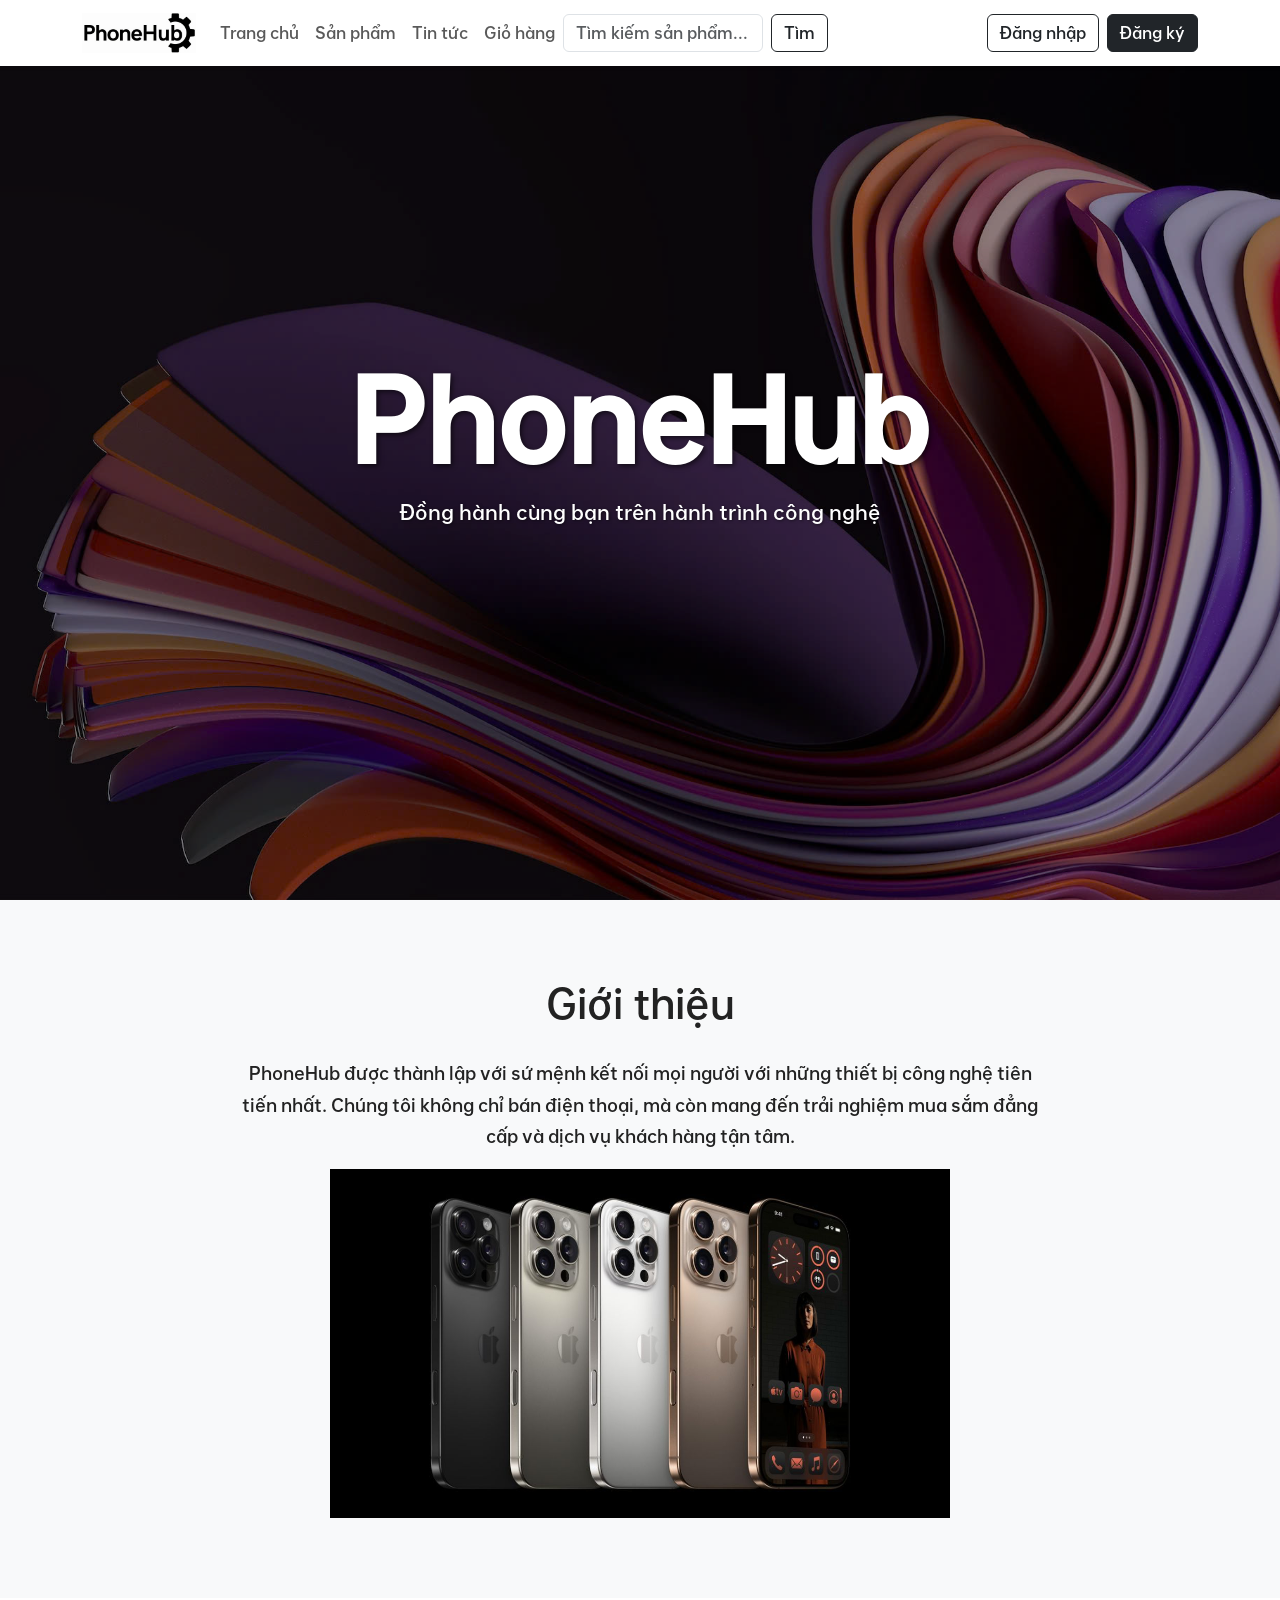
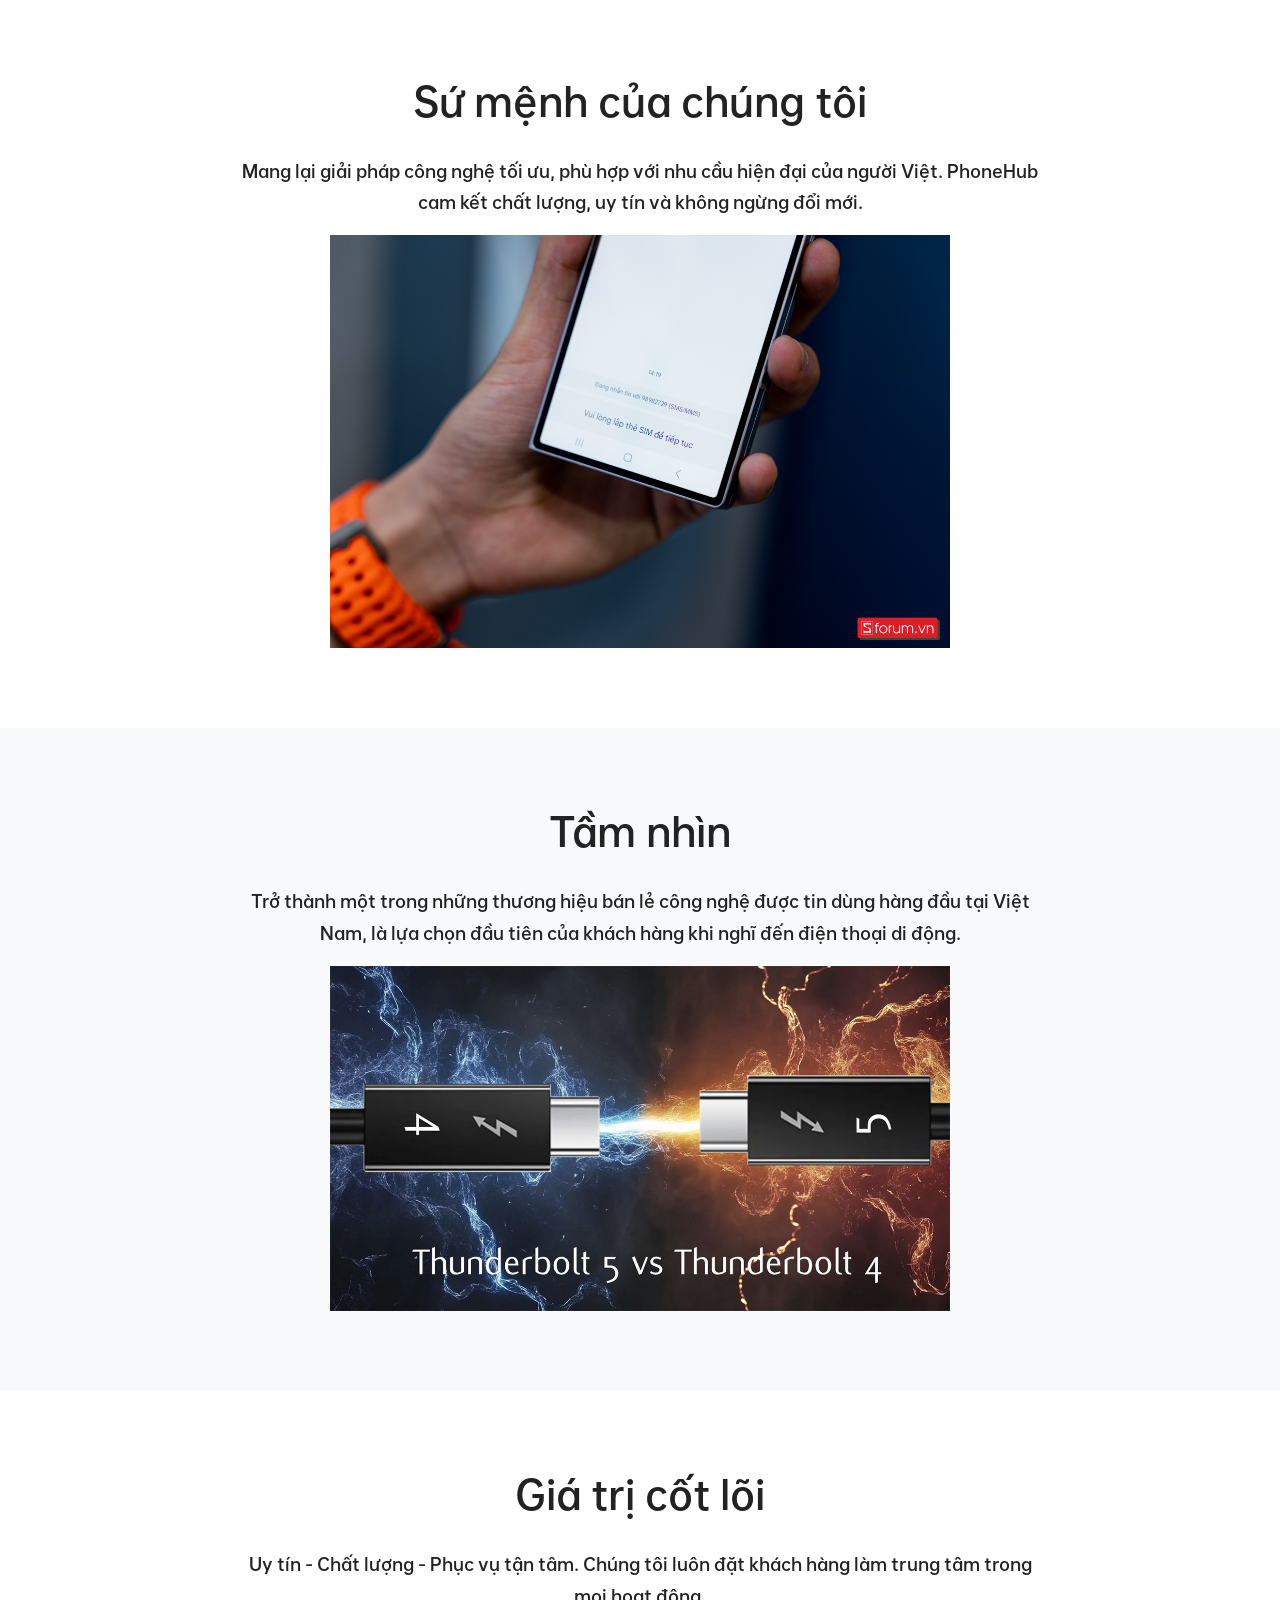
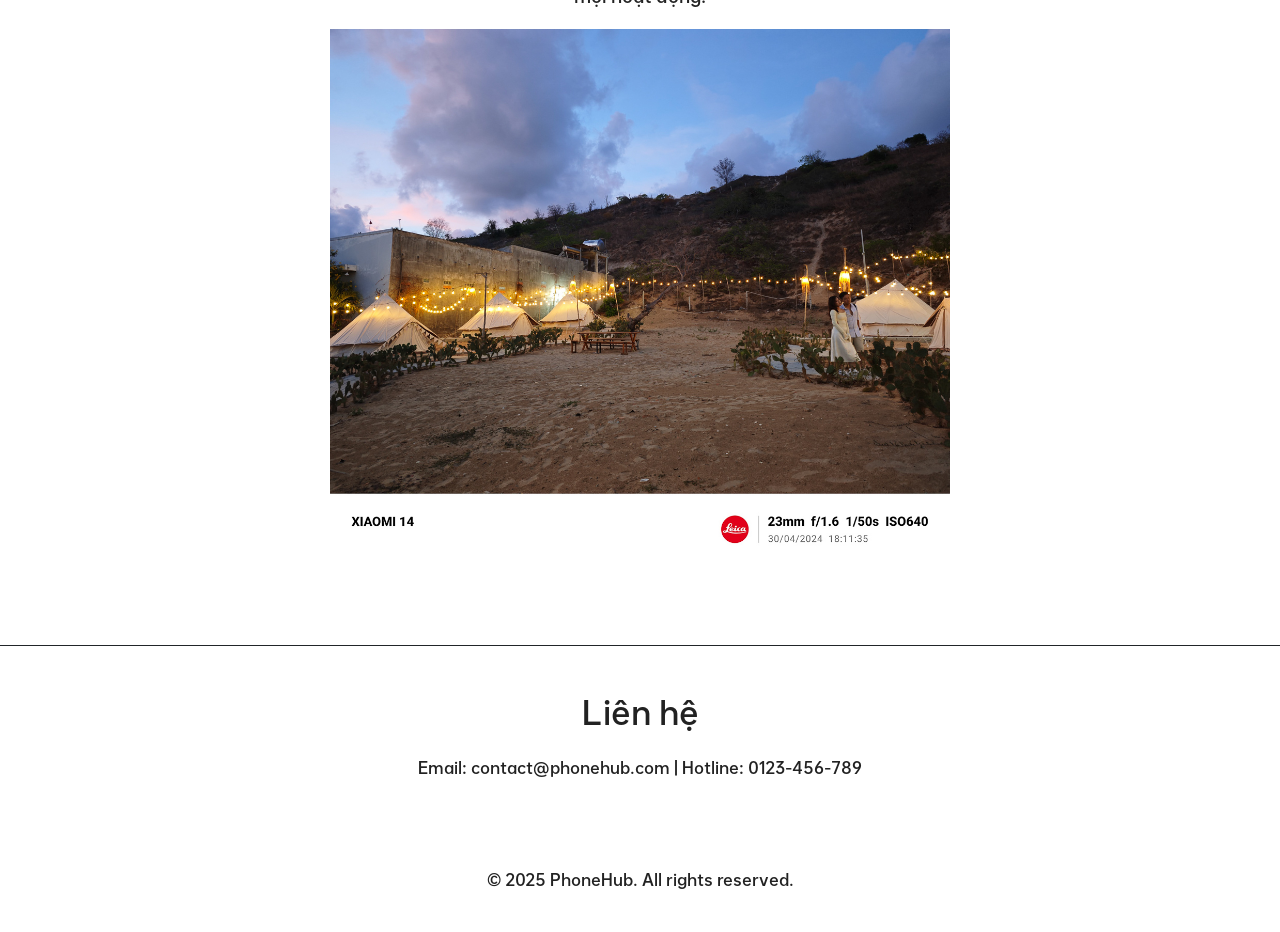
<file: pages/about.html>
<!DOCTYPE html>
<html lang="en">
  <head>
    <meta charset="UTF-8" />
    <meta name="viewport" content="width=device-width, initial-scale=1.0" />
    <link rel="stylesheet" href="../assets/css/bootstrap.min.css" />
    <link
      href="https://cdn.jsdelivr.net/npm/bootstrap-icons@1.10.5/font/bootstrap-icons.css"
      rel="stylesheet"
    />
    <title>Về Chúng Tôi - PhoneHub</title>
    <style>
      @font-face {
        font-family: "OPPOSans-VN-Medium";
        src: url("/assets/fonts/OPPOSans-VN-Medium.otf") format("opentype");
      }
      body {
        font-family: "OPPOSans-VN-Medium", sans-serif;
        background-color: #fff;
        color: #222;
      }
      .hero-section {
        background-image: url("../assets/images/login_re/z6505726226522_02dcfaef689a0831aa28a4a371912623.jpg");
        background-size: cover;
        background-position: center;
        height: 100vh;
        display: flex;
        align-items: center;
        justify-content: center;
        color: white;
        text-align: center;
        position: relative;
      }
      .hero-section::after {
        content: "";
        position: absolute;
        inset: 0;
        background: rgba(0, 0, 0, 0.4);
      }
      .hero-content {
        position: relative;
        z-index: 1;
      }
      .hero-content h1 {
        font-size: 7rem;
        font-weight: bold;
        text-shadow: 2px 2px 5px rgba(0, 0, 0, 0.6);
      }
      .hero-content p {
        font-size: 1.25rem;
        text-shadow: 1px 1px 3px rgba(0, 0, 0, 0.5);
      }
      .section {
        padding: 80px 20px;
        text-align: center;
      }
      .section h2 {
        font-size: 2.5rem;
        margin-bottom: 30px;
      }
      .section p {
        max-width: 800px;
        margin: 0 auto;
        font-size: 1.1rem;
        line-height: 1.8;
      }
    </style>
  </head>
  <body>
    <!-- Navbar -->
    <nav class="navbar navbar-expand-lg fixed-top bg-white shadow-sm">
      <div class="container">
        <a class="navbar-brand" href="#">
          <img
            src="/assets/images/index_img/logo_3.jpg"
            alt="PhoneHub"
            height="40"
          />
        </a>
        <button
          class="navbar-toggler"
          type="button"
          data-bs-toggle="collapse"
          data-bs-target="#navbarNav"
        >
          <span class="navbar-toggler-icon"></span>
        </button>
        <div class="collapse navbar-collapse" id="navbarNav">
          <ul class="navbar-nav me-auto">
            <li class="nav-item">
              <a class="nav-link" href="../pages/index.html">Trang chủ</a>
            </li>
            <li class="nav-item">
              <a class="nav-link" href="../pages/product.html">Sản phẩm</a>
            </li>
            <li class="nav-item">
              <a class="nav-link" href="../pages/news.html">Tin tức</a>
            </li>
            <li class="nav-item">
              <a class="nav-link" href="../pages/about.html">Giỏ hàng</a>
            </li>
            <li class="nav-item d-flex align-items-center">
              <input
                type="text"
                id="searchInput"
                class="form-control me-2"
                placeholder="Tìm kiếm sản phẩm..."
                style="width: 200px"
              />
              <button class="btn btn-outline-dark">Tìm</button>
            </li>
          </ul>
          <div class="d-flex">
            <a href="#login" class="btn btn-outline-dark me-2">Đăng nhập</a>
            <a href="#register" class="btn btn-dark">Đăng ký</a>
          </div>
        </div>
      </div>
    </nav>

    <!-- Hero Banner -->
    <section class="hero-section">
      <div class="hero-content">
        <h1>PhoneHub</h1>
        <p>Đồng hành cùng bạn trên hành trình công nghệ</p>
      </div>
    </section>

    <!-- Giới thiệu -->
    <section class="section bg-light" style="background-color: white">
      <h2>Giới thiệu</h2>
      <p>
        PhoneHub được thành lập với sứ mệnh kết nối mọi người với những thiết bị
        công nghệ tiên tiến nhất. Chúng tôi không chỉ bán điện thoại, mà còn
        mang đến trải nghiệm mua sắm đẳng cấp và dịch vụ khách hàng tận tâm.
      </p>
      <img
        class="img-fluid mt-3"
        src="../assets/images/news/1/review-iphone-16-pro-max-bg.jpg"
        alt=""
        style="height: fit-content; width: 50%"
      />
    </section>

    <!-- Sứ mệnh -->
    <section class="section">
      <h2>Sứ mệnh của chúng tôi</h2>
      <p>
        Mang lại giải pháp công nghệ tối ưu, phù hợp với nhu cầu hiện đại của
        người Việt. PhoneHub cam kết chất lượng, uy tín và không ngừng đổi mới.
      </p>
      <img
        class="img-fluid mt-3"
        src="../assets/images/news/2/samsung-galaxy-fold6-22.jpg"
        alt=""
        style="height: fit-content; width: 50%"
      />
    </section>

    <!-- Tầm nhìn -->
    <section class="section bg-light">
      <h2>Tầm nhìn</h2>
      <p>
        Trở thành một trong những thương hiệu bán lẻ công nghệ được tin dùng
        hàng đầu tại Việt Nam, là lựa chọn đầu tiên của khách hàng khi nghĩ đến
        điện thoại di động.
      </p>
      <img
        class="img-fluid mt-3"
        src="../assets/images/news/moi1.jpg"
        alt=""
        style="height: fit-content; width: 50%"
      />
    </section>

    <!-- Giá trị cốt lõi -->
    <section class="section">
      <h2>Giá trị cốt lõi</h2>
      <p>
        Uy tín - Chất lượng - Phục vụ tận tâm. Chúng tôi luôn đặt khách hàng làm
        trung tâm trong mọi hoạt động.
      </p>
      <img
        class="img-fluid mt-3"
        src="../assets/images/news/6/4.jpg"
        alt=""
        style="height: fit-content; width: 50%"
      />
    </section>

    <!-- Footer -->

    <!-- Liên hệ -->
    <section id="contact" class="py-5 border-top border-dark">
      <div class="container">
        <h2 class="text-center mb-4">Liên hệ</h2>
        <p class="text-center">
          Email: contact@phonehub.com | Hotline: 0123-456-789
        </p>
      </div>
    </section>

    <!-- Footer -->
    <footer class="py-4 text-center">
      <p>© 2025 PhoneHub. All rights reserved.</p>
    </footer>
    <!-- <footer class="bg-dark text-white mt-5 pt-4 pb-3">
      <div class="container">
        <div class="row">
          <div class="col-md-4 mb-3">
            <h5>Liên Hệ</h5>
            <p><i class="bi bi-geo-alt-fill"></i> Trường đại học Công nghiệp TP.HCM</p>
            <p><i class="bi bi-envelope-fill"></i> dohoanganh099@gmail.com</p>
            <p><i class="bi bi-telephone-fill"></i> 0862387022</p>
          </div>
          <div class="col-md-4 mb-3">
            <h5>Liên Kết Nhanh</h5>
            <ul class="list-unstyled">
              <li><a href="#" class="text-white text-decoration-none">Trang chủ</a></li>
              <li><a href="#" class="text-white text-decoration-none">Sản phẩm</a></li>
              <li><a href="#" class="text-white text-decoration-none">Giới thiệu</a></li>
              <li><a href="#" class="text-white text-decoration-none">Liên hệ</a></li>
            </ul>
          </div>
          <div class="col-md-4 mb-3">
            <h5>Theo Dõi Chúng Tôi</h5>
            <a href="#" class="text-white me-3 fs-4"><i class="bi bi-facebook"></i></a>
            <a href="#" class="text-white me-3 fs-4"><i class="bi bi-instagram"></i></a>
            <a href="#" class="text-white me-3 fs-4"><i class="bi bi-twitter"></i></a>
            <a href="#" class="text-white fs-4"><i class="bi bi-youtube"></i></a>
          </div>
        </div>
        <hr class="border-light" />
        <div class="text-center">&copy; 2025 PhoneHub. Friend of every home.</div>
      </div>
    </footer> -->

    <script src="../assets/js/bootstrap.bundle.min.js"></script>
  </body>
</html>
</file>
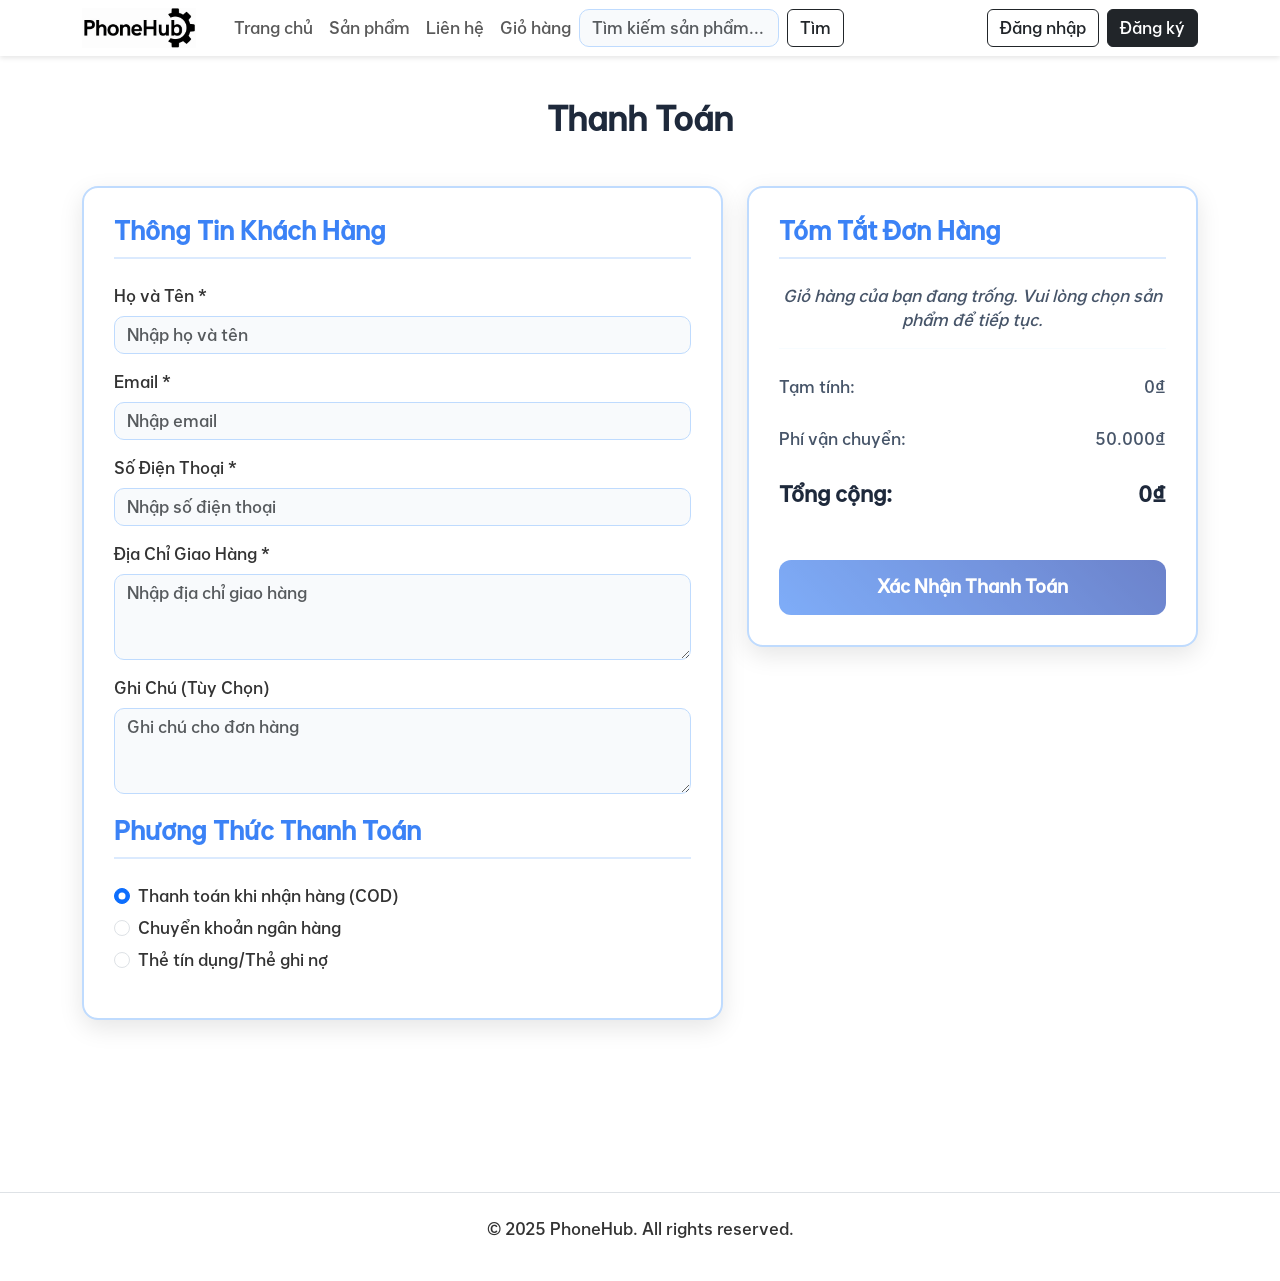
<file: pages/checkout.html>
<!DOCTYPE html>
<html lang="vi">
  <head>
    <meta charset="UTF-8" />
    <meta name="viewport" content="width=device-width, initial-scale=1.0" />
    <title>Thanh Toán - PhoneHub</title>
    <link href="../assets/css/bootstrap.min.css" rel="stylesheet" />
    <link rel="stylesheet" href="../assets/css/style.css" />
    <style>
      .checkout-section {
        padding: 100px 0;
        background: #ffffff;
      }
      .customer-info,
      .order-summary {
        background: #fff;
        border-radius: 16px;
        padding: 30px;
        box-shadow: 0 8px 24px rgba(0, 0, 0, 0.1);
        border: 2px solid #bfdbfe;
      }
      .form-control {
        border-radius: 10px;
        border: 1px solid #bfdbfe;
        background: #f8fafc;
      }
      .form-control:focus {
        border-color: #3b82f6;
        box-shadow: 0 0 8px rgba(59, 130, 246, 0.3);
      }
      .btn-primary {
        background: linear-gradient(45deg, #3b82f6, #1e40af);
        border: none;
        border-radius: 12px;
        padding: 14px;
        font-size: 1.1rem;
        font-weight: 600;
      }
      h2 {
        color: #1e293b;
        font-weight: 700;
      }
      h4 {
        color: #3b82f6;
        font-weight: 600;
        border-bottom: 2px solid #dbeafe;
        padding-bottom: 10px;
        margin-bottom: 25px;
      }
      .order-item {
        background: #f8fafc;
        padding: 15px;
        border-radius: 12px;
        margin-bottom: 20px;
        border: 1px solid #e0f2fe;
      }
      .order-item img {
        width: 80px;
        height: 80px;
        object-fit: cover;
        border-radius: 10px;
        border: 1px solid #bfdbfe;
      }
      .order-item h6 {
        color: #1e293b;
        font-weight: 600;
      }
      .order-item p {
        color: #475569;
        margin-bottom: 2px;
      }
      .order-summary .d-flex {
        padding: 10px 0;
        color: #475569;
      }
      .order-summary .fw-bold {
        font-size: 1.3rem;
        color: #1e293b;
      }
      .error-message {
        font-size: 0.9rem;
        margin-top: 5px;
      }
      .success-message {
        display: none;
        background: #d1fae5;
        color: #065f46;
        padding: 15px;
        border-radius: 10px;
        margin-bottom: 20px;
        text-align: center;
        font-weight: 500;
      }
      .empty-cart-message {
        color: #475569;
        text-align: center;
        font-style: italic;
      }
      /* Add CSS for navbar toggle without Bootstrap JS */
      .navbar-collapse {
        display: none;
      }
      .navbar-collapse.show {
        display: block;
      }
      @media (min-width: 992px) {
        .navbar-collapse {
          display: flex !important;
        }
      }
      /* Style for customer data table */
      .customer-data-table {
        display: none;
        margin-top: 20px;
        border-collapse: collapse;
        width: 100%;
        background: #f8fafc;
        border-radius: 10px;
        border: 1px solid #bfdbfe;
      }
      .customer-data-table th,
      .customer-data-table td {
        padding: 12px;
        text-align: left;
        border-bottom: 1px solid #e0f2fe;
      }
      .customer-data-table th {
        background: #dbeafe;
        color: #1e293b;
        font-weight: 600;
      }
      .customer-data-table td {
        color: #475569;
      }
    </style>
  </head>
  <body>
    <!-- Navbar -->
    <nav class="navbar navbar-expand-lg fixed-top">
      <div class="container">
        <div class="nav-logo">
          <a href="../pages/index.html">
            <img
              src="../assets/images/index_img/logo_3.jpg"
              alt=""
              style="height: 40px; margin-right: 30px"
            />
          </a>
        </div>
        <button class="navbar-toggler" type="button" onclick="toggleNavbar()">
          <span class="navbar-toggler-icon"></span>
        </button>
        <div class="collapse navbar-collapse" id="navbarNav">
          <ul class="navbar-nav me-auto">
            <li class="nav-item">
              <a class="nav-link" href="../pages/index.html">Trang chủ</a>
            </li>
            <li class="nav-item">
              <a class="nav-link" href="../pages/product.html">Sản phẩm</a>
            </li>
            <li class="nav-item">
              <a class="nav-link" href="../pages/about.html">Liên hệ</a>
            </li>
            <li class="nav-item">
              <a class="nav-link" href="../pages/cart.html">Giỏ hàng</a>
            </li>
            <li class="nav-item d-flex align-items-center">
              <input
                type="text"
                id="searchInput"
                class="form-control me-2"
                placeholder="Tìm kiếm sản phẩm..."
                style="width: 200px"
              />
              <button class="btn btn-outline-dark">Tìm</button>
            </li>
          </ul>
          <div class="d-flex">
            <a href="../pages/login.html" class="btn btn-outline-dark me-2"
              >Đăng nhập</a
            >
            <a href="../pages/register.html" class="btn btn-dark">Đăng ký</a>
          </div>
        </div>
      </div>
    </nav>

    <section class="checkout-section">
      <div class="container">
        <h2 class="text-center mb-5">Thanh Toán</h2>
        <div class="row">
          <div class="col-md-7 mb-4">
            <div class="customer-info">
              <h4>Thông Tin Khách Hàng</h4>
              <form id="checkoutForm">
                <div class="mb-3">
                  <label for="fullName" class="form-label">Họ và Tên *</label>
                  <input
                    type="text"
                    class="form-control"
                    id="fullName"
                    placeholder="Nhập họ và tên"
                    required
                  />
                </div>
                <div class="mb-3">
                  <label for="email" class="form-label">Email *</label>
                  <input
                    type="email"
                    class="form-control"
                    id="email"
                    placeholder="Nhập email"
                    required
                  />
                </div>
                <div class="mb-3">
                  <label for="phone" class="form-label">Số Điện Thoại *</label>
                  <input
                    type="tel"
                    class="form-control"
                    id="phone"
                    placeholder="Nhập số điện thoại"
                    required
                  />
                </div>
                <div class="mb-3">
                  <label for="address" class="form-label"
                    >Địa Chỉ Giao Hàng *</label
                  >
                  <textarea
                    class="form-control"
                    id="address"
                    rows="3"
                    placeholder="Nhập địa chỉ giao hàng"
                    required
                  ></textarea>
                </div>
                <div class="mb-3">
                  <label for="notes" class="form-label"
                    >Ghi Chú (Tùy Chọn)</label
                  >
                  <textarea
                    class="form-control"
                    id="notes"
                    rows="3"
                    placeholder="Ghi chú cho đơn hàng"
                  ></textarea>
                </div>
                <h4 class="mt-4">Phương Thức Thanh Toán</h4>
                <div class="mb-3">
                  <div class="form-check mb-2">
                    <input
                      class="form-check-input"
                      type="radio"
                      name="paymentMethod"
                      id="cod"
                      value="cod"
                      checked
                    />
                    <label class="form-check-label" for="cod">
                      Thanh toán khi nhận hàng (COD)
                    </label>
                  </div>
                  <div class="form-check mb-2">
                    <input
                      class="form-check-input"
                      type="radio"
                      name="paymentMethod"
                      id="bankTransfer"
                      value="bankTransfer"
                    />
                    <label class="form-check-label" for="bankTransfer">
                      Chuyển khoản ngân hàng
                    </label>
                  </div>
                  <div class="form-check">
                    <input
                      class="form-check-input"
                      type="radio"
                      name="paymentMethod"
                      id="creditCard"
                      value="creditCard"
                    />
                    <label class="form-check-label" for="creditCard">
                      Thẻ tín dụng/Thẻ ghi nợ
                    </label>
                  </div>
                </div>
              </form>
            </div>
          </div>
          <div class="col-md-5 mb-4">
            <div class="order-summary">
              <h4>Tóm Tắt Đơn Hàng</h4>
              <div id="order-items"></div>
              <hr style="border-color: #e0f2fe" />
              <div class="d-flex justify-content-between">
                <p class="mb-2">Tạm tính:</p>
                <p class="mb-2" id="subtotal">0₫</p>
              </div>
              <div class="d-flex justify-content-between">
                <p class="mb-2">Phí vận chuyển:</p>
                <p class="mb-2" id="shipping">50.000₫</p>
              </div>
              <div class="d-flex justify-content-between fw-bold">
                <p>Tổng cộng:</p>
                <p id="total">0₫</p>
              </div>
              <button
                type="submit"
                class="btn btn-primary w-100 mt-4"
                id="confirmPayment"
              >
                Xác Nhận Thanh Toán
              </button>
            </div>
          </div>
        </div>
        <div class="row mt-5">
          <div class="col-12">
            <div class="success-message" id="successMessage">
              Đơn hàng của bạn đã được đặt thành công! Cảm ơn bạn đã mua sắm tại
              PhoneHub.
            </div>
            <!-- Add table for customer data -->
            <table class="customer-data-table" id="customerDataTable">
              <thead>
                <tr>
                  <th>Thông Tin</th>
                  <th>Chi Tiết</th>
                </tr>
              </thead>
              <tbody id="customerDataBody"></tbody>
            </table>
          </div>
        </div>
      </div>
    </section>
    <footer class="py-4 text-center">
      <p>© 2025 PhoneHub. All rights reserved.</p>
    </footer>
    <script>
      function displayCart() {
        const orderItems = document.getElementById("order-items");
        const cart = JSON.parse(localStorage.getItem("cart")) || [];
        orderItems.innerHTML = "";
        let subtotal = 0;

        if (cart.length === 0) {
          orderItems.innerHTML =
            '<p class="empty-cart-message">Giỏ hàng của bạn đang trống. Vui lòng chọn sản phẩm để tiếp tục.</p>';
          document.getElementById("subtotal").textContent = "0₫";
          document.getElementById("total").textContent = "0₫";
          document.getElementById("confirmPayment").disabled = true;
          return;
        }

        cart.forEach((item) => {
          const priceValue = parseFloat(
            item.price.replace("₫", "").replace(/\./g, "").replace("đ", "")
          );
          const itemTotal = priceValue * item.quantity;
          subtotal += itemTotal;

          const itemDiv = document.createElement("div");
          itemDiv.className = "order-item d-flex align-items-center";
          itemDiv.innerHTML = `
            <img src="${item.image}" alt="${item.name}" />
            <div class="ms-3 flex-grow-1">
              <h6 class="mb-1">${item.name}</h6>
              <p class="mb-0">Màu sắc: ${item.color}</p>
              <p class="mb-0">Dung lượng: ${item.storage}</p>
              <p class="mb-0">Giá: ${item.price}</p>
              <p class="mb-0">Số lượng: ${item.quantity}</p>
            </div>
            <p class="mb-0">${itemTotal.toLocaleString("vi-VN")}₫</p>
          `;
          orderItems.appendChild(itemDiv);
        });

        const shipping = 50000;
        document.getElementById(
          "subtotal"
        ).textContent = `${subtotal.toLocaleString("vi-VN")}₫`;
        document.getElementById("total").textContent = `${(
          subtotal + shipping
        ).toLocaleString("vi-VN")}₫`;
        document.getElementById("confirmPayment").disabled = false;
      }

      function isValidEmail(email) {
        return /^[^\s@]+@[^\s@]+\.[^\s@]+$/.test(email);
      }

      function isValidPhone(phone) {
        return /^0\d{9}$/.test(phone);
      }

      function displayCustomerData(data) {
        const tableBody = document.getElementById("customerDataBody");
        tableBody.innerHTML = "";

        const rows = [
          { label: "Họ và Tên", value: data.fullName },
          { label: "Email", value: data.email },
          { label: "Số Điện Thoại", value: data.phone },
          { label: "Địa Chỉ", value: data.address },
          { label: "Ghi Chú", value: data.notes || "Không có ghi chú" },
          {
            label: "Phương Thức Thanh Toán",
            value: formatPaymentMethod(data.paymentMethod),
          },
        ];

        rows.forEach((row) => {
          const tr = document.createElement("tr");
          tr.innerHTML = `
            <td>${row.label}</td>
            <td>${row.value}</td>
          `;
          tableBody.appendChild(tr);
        });

        document.getElementById("customerDataTable").style.display = "table";
      }

      function formatPaymentMethod(method) {
        switch (method) {
          case "cod":
            return "Thanh toán khi nhận hàng (COD)";
          case "bankTransfer":
            return "Chuyển khoản ngân hàng";
          case "creditCard":
            return "Thẻ tín dụng/Thẻ ghi nợ";
          default:
            return method;
        }
      }

      document
        .getElementById("confirmPayment")
        .addEventListener("click", function (e) {
          e.preventDefault();

          const errorMessages = document.querySelectorAll(".error-message");
          errorMessages.forEach((msg) => msg.remove());

          const fullName = document.getElementById("fullName").value.trim();
          const email = document.getElementById("email").value.trim();
          const phone = document.getElementById("phone").value.trim();
          const address = document.getElementById("address").value.trim();
          const notes = document.getElementById("notes").value.trim();
          const paymentMethod = document.querySelector(
            'input[name="paymentMethod"]:checked'
          ).value;

          let isValid = true;

          if (!fullName) {
            const error = document.createElement("p");
            error.className = "error-message text-danger";
            error.textContent = "Vui lòng nhập họ và tên.";
            document.getElementById("fullName").after(error);
            isValid = false;
          }
          if (!email) {
            const error = document.createElement("p");
            error.className = "error-message text-danger";
            error.textContent = "Vui lòng nhập email.";
            document.getElementById("email").after(error);
            isValid = false;
          } else if (!isValidEmail(email)) {
            const error = document.createElement("p");
            error.className = "error-message text-danger";
            error.textContent = "Email không đúng định dạng.";
            document.getElementById("email").after(error);
            isValid = false;
          }
          if (!phone) {
            const error = document.createElement("p");
            error.className = "error-message text-danger";
            error.textContent = "Vui lòng nhập số điện thoại.";
            document.getElementById("phone").after(error);
            isValid = false;
          } else if (!isValidPhone(phone)) {
            const error = document.createElement("p");
            error.className = "error-message text-danger";
            error.textContent = "Số điện thoại không đúng định dạng.";
            document.getElementById("phone").after(error);
            isValid = false;
          }
          if (!address) {
            const error = document.createElement("p");
            error.className = "error-message text-danger";
            error.textContent = "Vui lòng nhập địa chỉ.";
            document.getElementById("address").after(error);
            isValid = false;
          }

          const cart = JSON.parse(localStorage.getItem("cart")) || [];
          if (cart.length === 0) {
            alert("Giỏ hàng trống. Vui lòng chọn sản phẩm.");
            isValid = false;
          }

          if (isValid) {
            const successMessage = document.getElementById("successMessage");
            successMessage.style.display = "block";

            const customerData = {
              fullName: fullName,
              email: email,
              phone: phone,
              address: address,
              notes: notes,
              paymentMethod: paymentMethod,
            };

            displayCustomerData(customerData);

            window.scrollTo({
              top: successMessage.offsetTop - 100,
              behavior: "smooth",
            });

            localStorage.removeItem("cart");
            displayCart();
            document.getElementById("checkoutForm").reset();
          }
        });

      function searchProducts() {
        const query = document.getElementById("searchInput").value.trim();
        if (query) {
          alert("Tìm kiếm: " + query);
        }
      }

      function toggleNavbar() {
        const navbarNav = document.getElementById("navbarNav");
        navbarNav.classList.toggle("show");
      }

      displayCart();
    </script>
  </body>
</html>
</file>
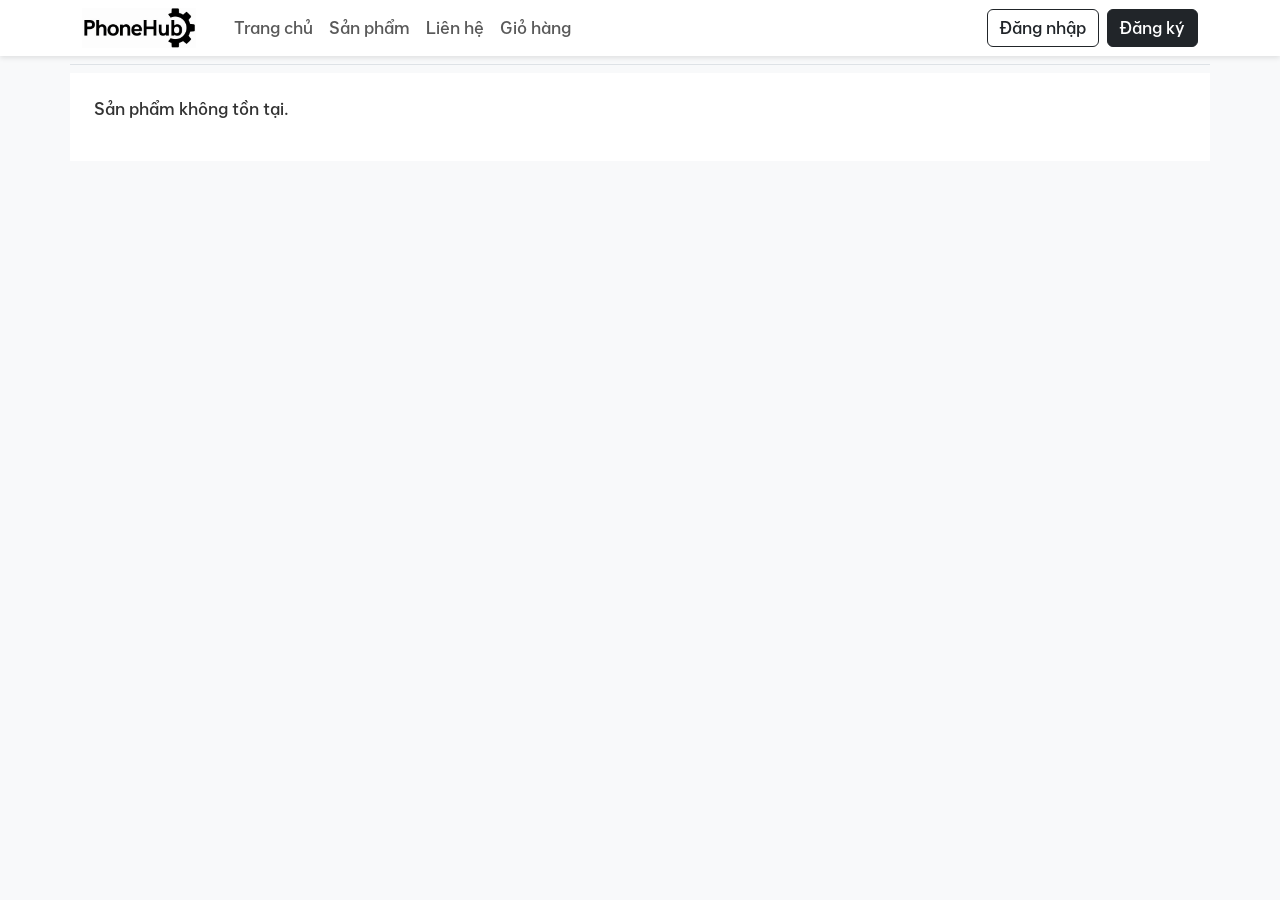
<file: pages/product-detail.html>
<!DOCTYPE html>
<html lang="vi">
  <head>
    <meta charset="UTF-8" />
    <meta name="viewport" content="width=device-width, initial-scale=1.0" />
    <title>Chi tiết sản phẩm - PhoneStore</title>
    <link rel="stylesheet" href="../assets/css/bootstrap.min.css" />
    <link rel="stylesheet" href="../assets/css/style.css" />
    <style>
      .list-dl,
      .list-ms {
        list-style: none;
        padding: 0;
        display: flex;
        gap: 10px;
        flex-wrap: wrap;
      }
      .list-dl li button {
        padding: 8px 16px;
        border: 1px solid #ddd;
        border-radius: 5px;
        background: #f8f9fa;
        cursor: pointer;
        transition: all 0.3s;
      }
      .list-dl li button.active,
      .list-dl li button:hover {
        background: #0d6efd;
        color: white;
        border-color: #0d6efd;
      }
      .list-ms li button {
        width: 30px;
        height: 30px;
        border-radius: 50%;
        border: 2px solid transparent;
        cursor: pointer;
        transition: all 0.3s;
      }
      .list-ms li button.active,
      .list-ms li button:hover {
        border: 2px solid #0d6efd;
      }
      .dl {
        font-weight: bold;
        margin-top: 15px;
      }
      .product-detail img {
        max-width: 100%;
        height: auto;
        border-radius: 10px;
        border: 1px solid #ddd;
      }
      .thumbnail {
        width: 60px;
        height: 60px;
        object-fit: cover;
        border-radius: 5px;
        cursor: pointer;
        border: 1px solid #ddd;
      }
      .thumbnail.active {
        border: 2px solid #0d6efd;
      }
      #product-price {
        font-size: 1.5rem;
        color: #dc3545;
        font-weight: bold;
      }
    </style>
  </head>
  <body>
    <!-- Nav -->
    <nav class="navbar navbar-expand-lg fixed-top">
      <div class="container">
        <div class="nav-logo">
          <img
            src="../assets/images/index_img/logo_3.jpg"
            alt=""
            style="height: 40px; margin-right: 30px"
          />
        </div>
        <button
          class="navbar-toggler"
          type="button"
          data-bs-toggle="collapse"
          data-bs-target="#navbarNav"
        >
          <span class="navbar-toggler-icon"></span>
        </button>
        <div class="collapse navbar-collapse" id="navbarNav">
          <ul class="navbar-nav me-auto">
            <li class="nav-item">
              <a class="nav-link" href="../pages/index.html">Trang chủ</a>
            </li>
            <li class="nav-item">
              <a class="nav-link" href="../index.html">Sản phẩm</a>
            </li>
            <li class="nav-item">
              <a class="nav-link" href="../index.html#contact">Liên hệ</a>
            </li>
            <li class="nav-item">
              <a class="nav-link" href="../pages/cart.html">Giỏ hàng</a>
            </li>
          </ul>
          <div class="d-flex">
            <a href="../pages/login.html" class="btn btn-outline-dark me-2"
              >Đăng nhập</a
            >
            <a href="../pages/register.html" class="btn btn-dark">Đăng ký</a>
          </div>
        </div>
      </div>
    </nav>

    <!-- Chi tiết sản phẩm -->
    <section class="py-5 mt-3">
      <h1 class="container border-bottom" id="product-name"></h1>
      <div class="container all p-4" id="product-container">
        <div class="row">
          <div class="col-md-6 product-detail d-flex flex-column">
            <img
              id="product-image"
              src=""
              alt="Product Image"
              class="img-fluid"
            />
            <div
              id="thumbnail-container"
              class="mt-3 d-flex gap-2 flex-wrap"
            ></div>
          </div>
          <div class="col-md-6 mt-5 right">
            <div class="content-detail">
              <p class="dl">Dung lượng:</p>
              <ul id="storage-options" class="list-dl"></ul>
              <p class="dl">Màu sắc:</p>
              <ul id="color-options" class="list-ms"></ul>
              <p id="product-price" class="lead"></p>
              <p class="dl">Giới thiệu về máy:</p>
              <p id="product-description"></p>
              <div class="mt-3 p-3">
                <button id="add-to-cart" class="btn btn-outline-dark">
                  Thêm vào giỏ
                </button>
                <button id="buy-now" class="btn btn-dark">Mua ngay!</button>
              </div>
            </div>
          </div>
        </div>
      </div>
    </section>

    <script src="../assets/js/product.js"></script>
    <script src="../assets/js/addCart.js"></script>
    <!-- <script>
      const urlParams = new URLSearchParams(window.location.search);
      const productId = urlParams.get("id");

      let product = null;
      for (const brand in products) {
        product = products[brand].find((p) => p.id === productId);
        if (product) break;
      }

      if (!product) {
        document.getElementById("product-container").innerHTML =
          "<p>Sản phẩm không tồn tại.</p>";
      } else {
        document.getElementById("product-name").textContent = product.name;
        document.getElementById("product-image").src = product.mainImage;
        document.getElementById("product-price").textContent =
          product.basePrice;
        document.getElementById("product-description").textContent =
          product.description;

        const thumbnailContainer = document.getElementById(
          "thumbnail-container"
        );
        const allImages = new Set();
        product.variants.forEach((variant) => {
          variant.images.forEach((img) => allImages.add(img));
        });
        allImages.forEach((imgSrc) => {
          const img = document.createElement("img");
          img.src = imgSrc;
          img.classList.add("thumbnail");
          if (imgSrc === product.mainImage) img.classList.add("active");
          img.addEventListener("click", () => {
            document
              .querySelectorAll(".thumbnail")
              .forEach((t) => t.classList.remove("active"));
            img.classList.add("active");
            document.getElementById("product-image").src = imgSrc;
          });
          thumbnailContainer.appendChild(img);
        });

        const storageOptions = document.getElementById("storage-options");
        const uniqueStorages = new Set();
        product.variants.forEach((variant) => {
          variant.storageOptions.forEach((opt) => {
            if (!uniqueStorages.has(opt.capacity)) {
              uniqueStorages.add(opt.capacity);
              const li = document.createElement("li");
              const button = document.createElement("button");
              button.textContent = opt.capacity;
              button.setAttribute("data-capacity", opt.capacity);
              button.addEventListener("click", () => {
                document
                  .querySelectorAll("#storage-options button")
                  .forEach((b) => b.classList.remove("active"));
                button.classList.add("active");
                updatePrice();
              });
              li.appendChild(button);
              storageOptions.appendChild(li);
            }
          });
        });

        const colorOptions = document.getElementById("color-options");
        product.variants.forEach((variant) => {
          const li = document.createElement("li");
          const button = document.createElement("button");
          button.style.backgroundColor = variant.colorCode;
          button.setAttribute("data-color", variant.color);
          button.addEventListener("click", () => {
            document
              .querySelectorAll("#color-options button")
              .forEach((b) => b.classList.remove("active"));
            button.classList.add("active");
            updatePrice();

            const selectedVariant = product.variants.find(
              (v) => v.color === variant.color
            );
            document.getElementById("product-image").src =
              selectedVariant.images[0];

            document.querySelectorAll(".thumbnail").forEach((t) => {
              t.classList.remove("active");
              if (t.src.includes(selectedVariant.images[0])) {
                t.classList.add("active");
              }
            });
          });
          li.appendChild(button);
          colorOptions.appendChild(li);
        });

        if (storageOptions.children.length > 0) {
          storageOptions.children[0]
            .querySelector("button")
            .classList.add("active");
        }
        if (colorOptions.children.length > 0) {
          colorOptions.children[0]
            .querySelector("button")
            .classList.add("active");
          const firstColor = product.variants[0].color;
          const firstVariant = product.variants.find(
            (v) => v.color === firstColor
          );
          document.getElementById("product-image").src = firstVariant.images[0];
        }

        function updatePrice() {
          const selectedColor = document
            .querySelector("#color-options button.active")
            ?.getAttribute("data-color");
          const selectedStorage = document
            .querySelector("#storage-options button.active")
            ?.getAttribute("data-capacity");

          if (selectedColor && selectedStorage) {
            const variant = product.variants.find(
              (v) => v.color === selectedColor
            );
            const storageOption = variant?.storageOptions.find(
              (opt) => opt.capacity === selectedStorage
            );
            if (storageOption) {
              document.getElementById("product-price").textContent =
                storageOption.price;
            }
          }
        }

        document.getElementById("buy-now").addEventListener("click", () => {
          const selectedColor = document
            .querySelector("#color-options button.active")
            ?.getAttribute("data-color");
          const selectedStorage = document
            .querySelector("#storage-options button.active")
            ?.getAttribute("data-capacity");

          if (!selectedColor || !selectedStorage) {
            alert("Vui lòng chọn màu sắc và dung lượng.");
            return;
          }

          const variant = product.variants.find(
            (v) => v.color === selectedColor
          );
          const storageOption = variant.storageOptions.find(
            (opt) => opt.capacity === selectedStorage
          );

          const cartItem = {
            id: product.id,
            name: `${product.name} (${selectedColor}, ${selectedStorage})`,
            price: storageOption.price,
            image: variant.images[0],
            color: selectedColor,
            storage: selectedStorage,
            quantity: 1,
          };

          localStorage.setItem("cart", JSON.stringify([cartItem]));

          window.location.href = "../pages/checkout.html";
        });

        document.getElementById("add-to-cart").addEventListener("click", () => {
          const selectedColor = document
            .querySelector("#color-options button.active")
            ?.getAttribute("data-color");
          const selectedStorage = document
            .querySelector("#storage-options button.active")
            ?.getAttribute("data-capacity");

          if (!selectedColor || !selectedStorage) {
            alert("Vui lòng chọn màu sắc và dung lượng.");
            return;
          }

          const variant = product.variants.find(
            (v) => v.color === selectedColor
          );
          const storageOption = variant.storageOptions.find(
            (opt) => opt.capacity === selectedStorage
          );

          const cartItem = {
            id: product.id,
            name: `${product.name} (${selectedColor}, ${selectedStorage})`,
            price: storageOption.price,
            image: variant.images[0],
            color: selectedColor,
            storage: selectedStorage,
            quantity: 1,
          };

          let cart = JSON.parse(localStorage.getItem("cart")) || [];
          const existingItem = cart.find(
            (item) =>
              item.id === cartItem.id &&
              item.color === cartItem.color &&
              item.storage === cartItem.storage
          );
          if (existingItem) {
            existingItem.quantity += 1;
          } else {
            cart.push(cartItem);
          }
          localStorage.setItem("cart", JSON.stringify(cart));
          alert("Sản phẩm đã được thêm vào giỏ hàng!");
        });
      }
    </script> -->
  </body>
</html>
</file>
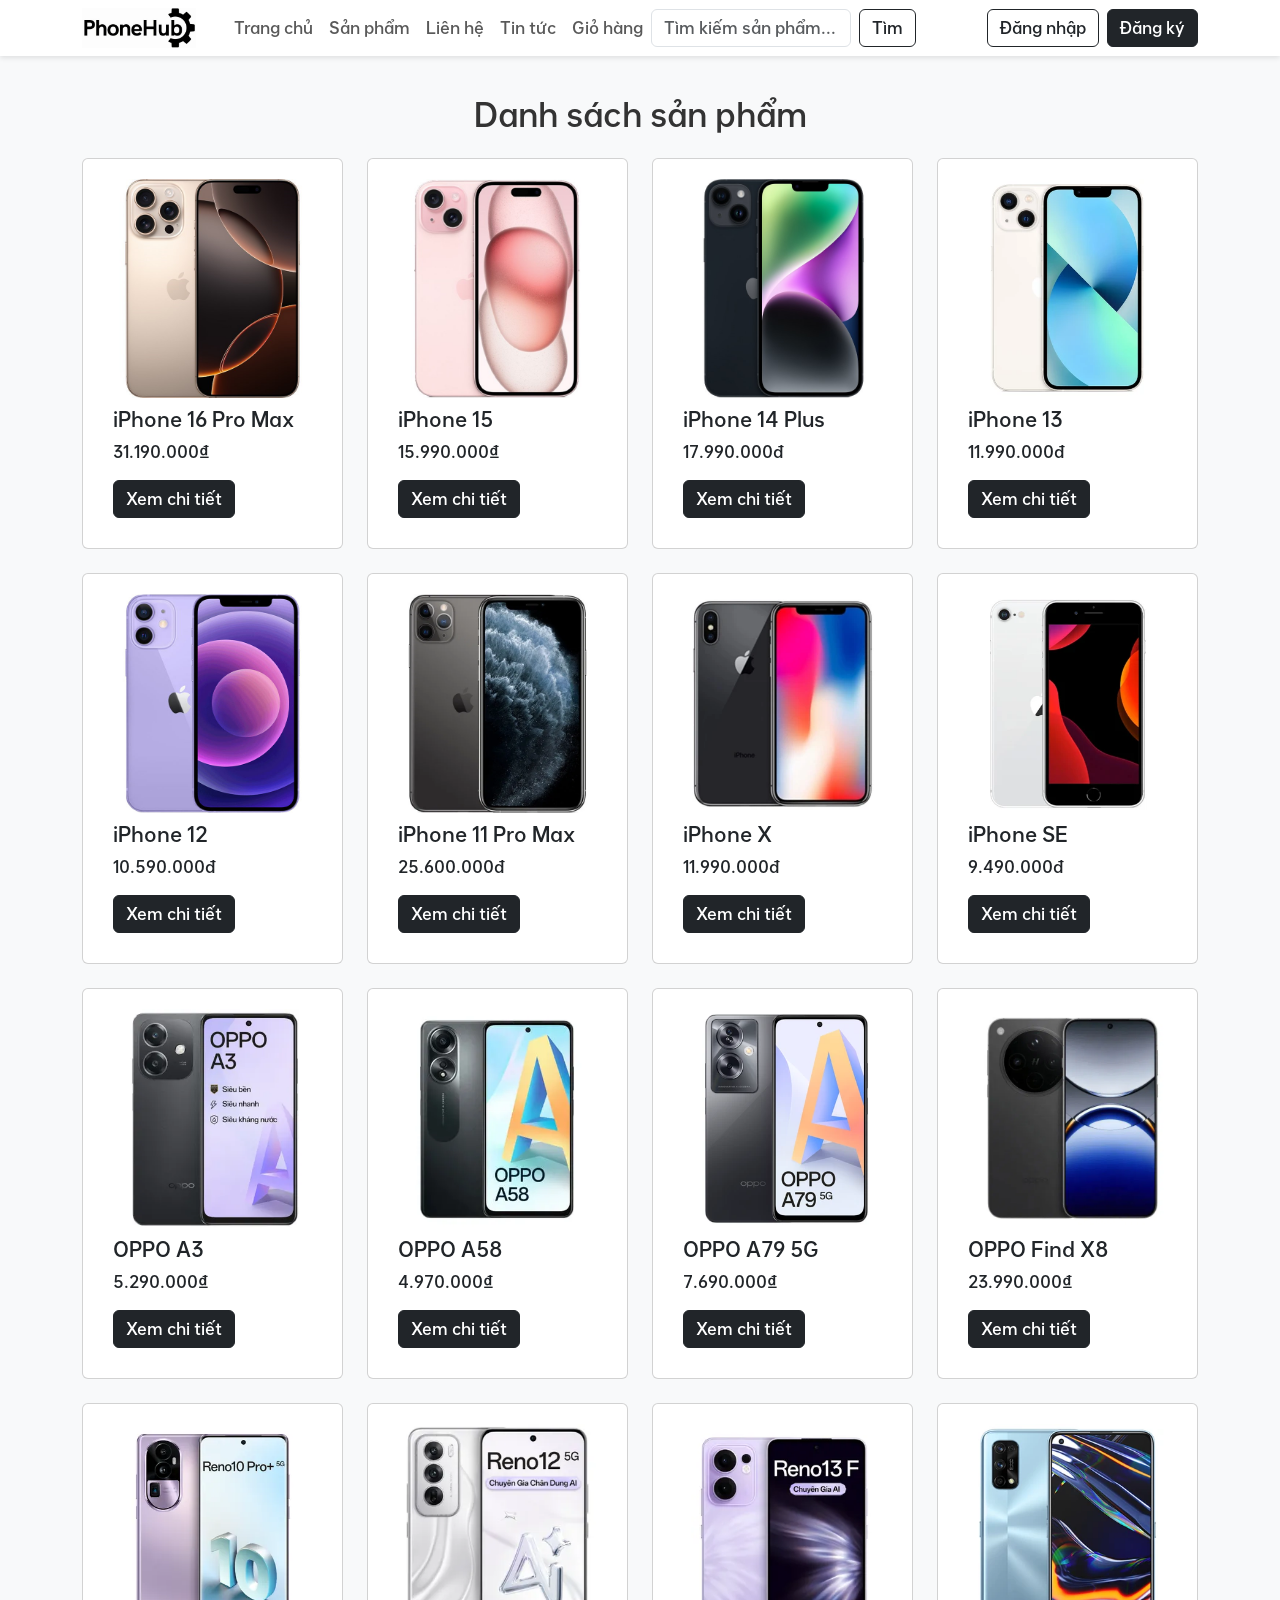
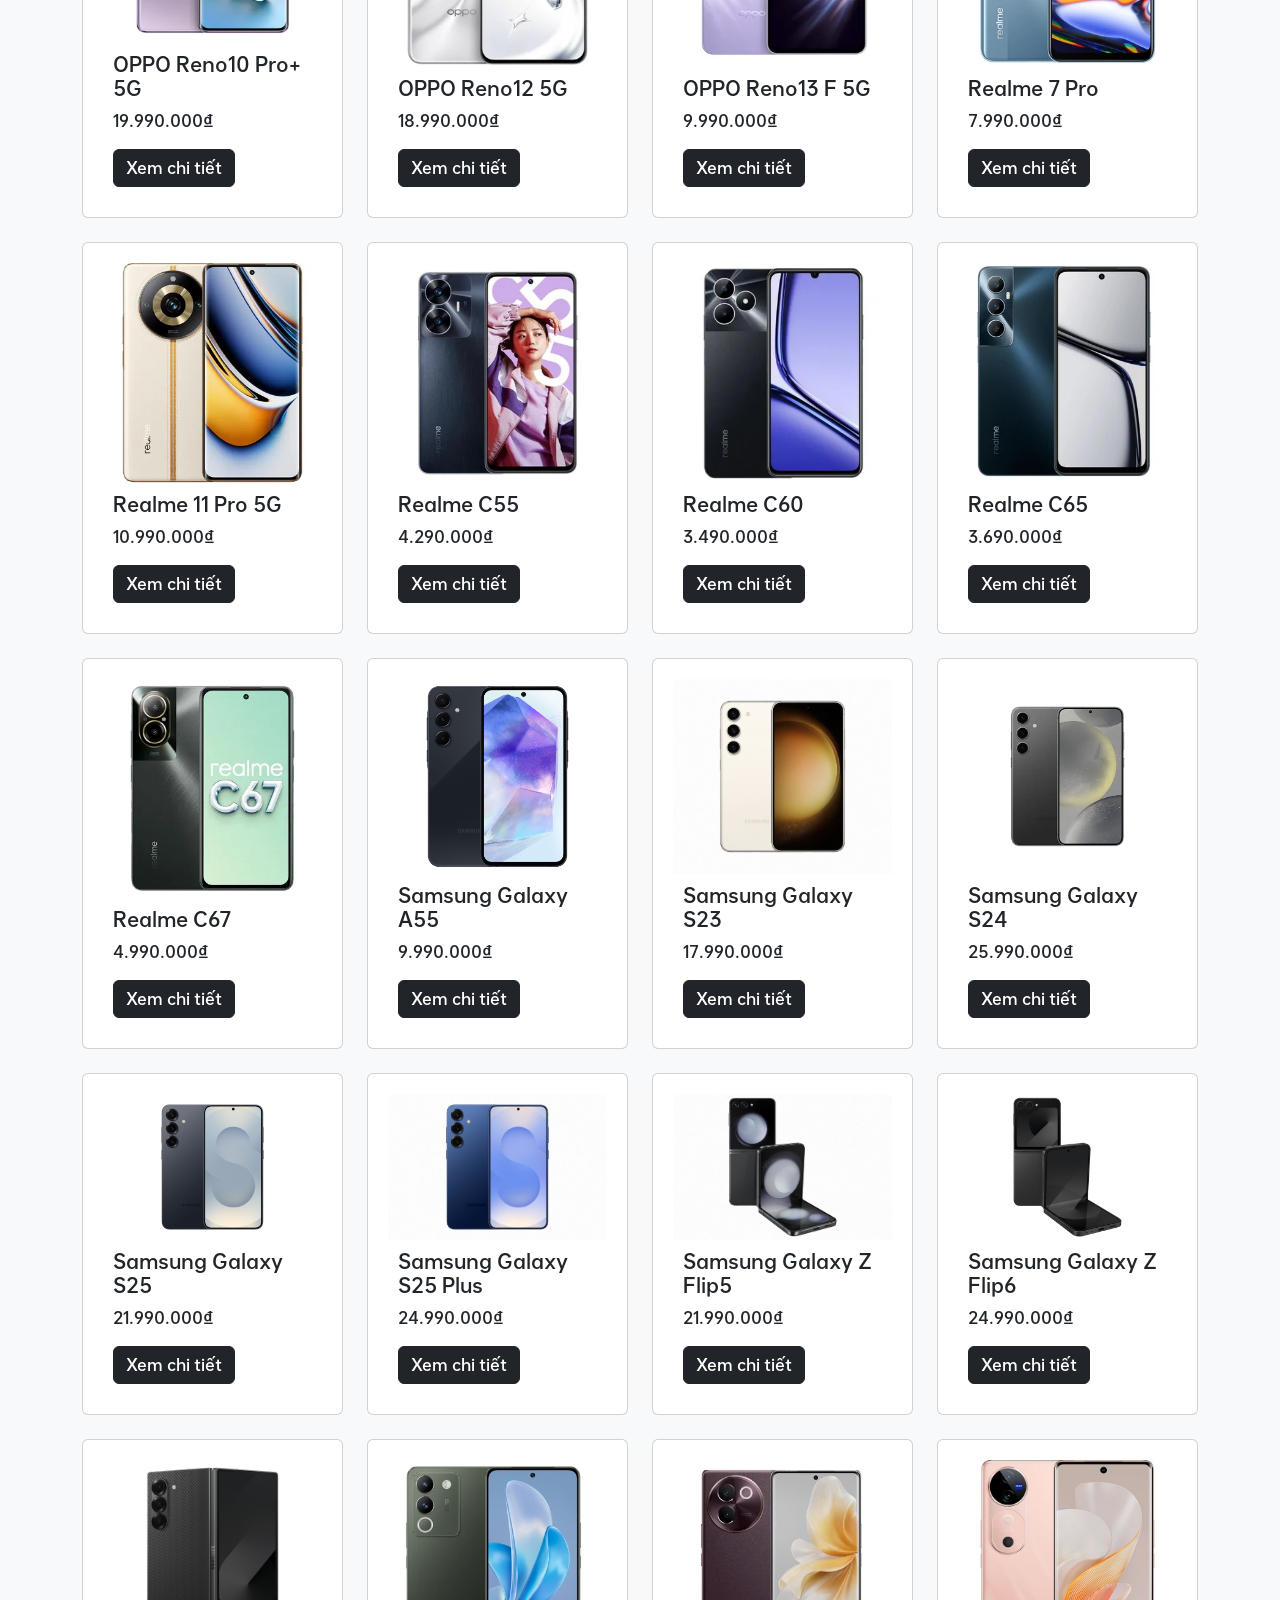
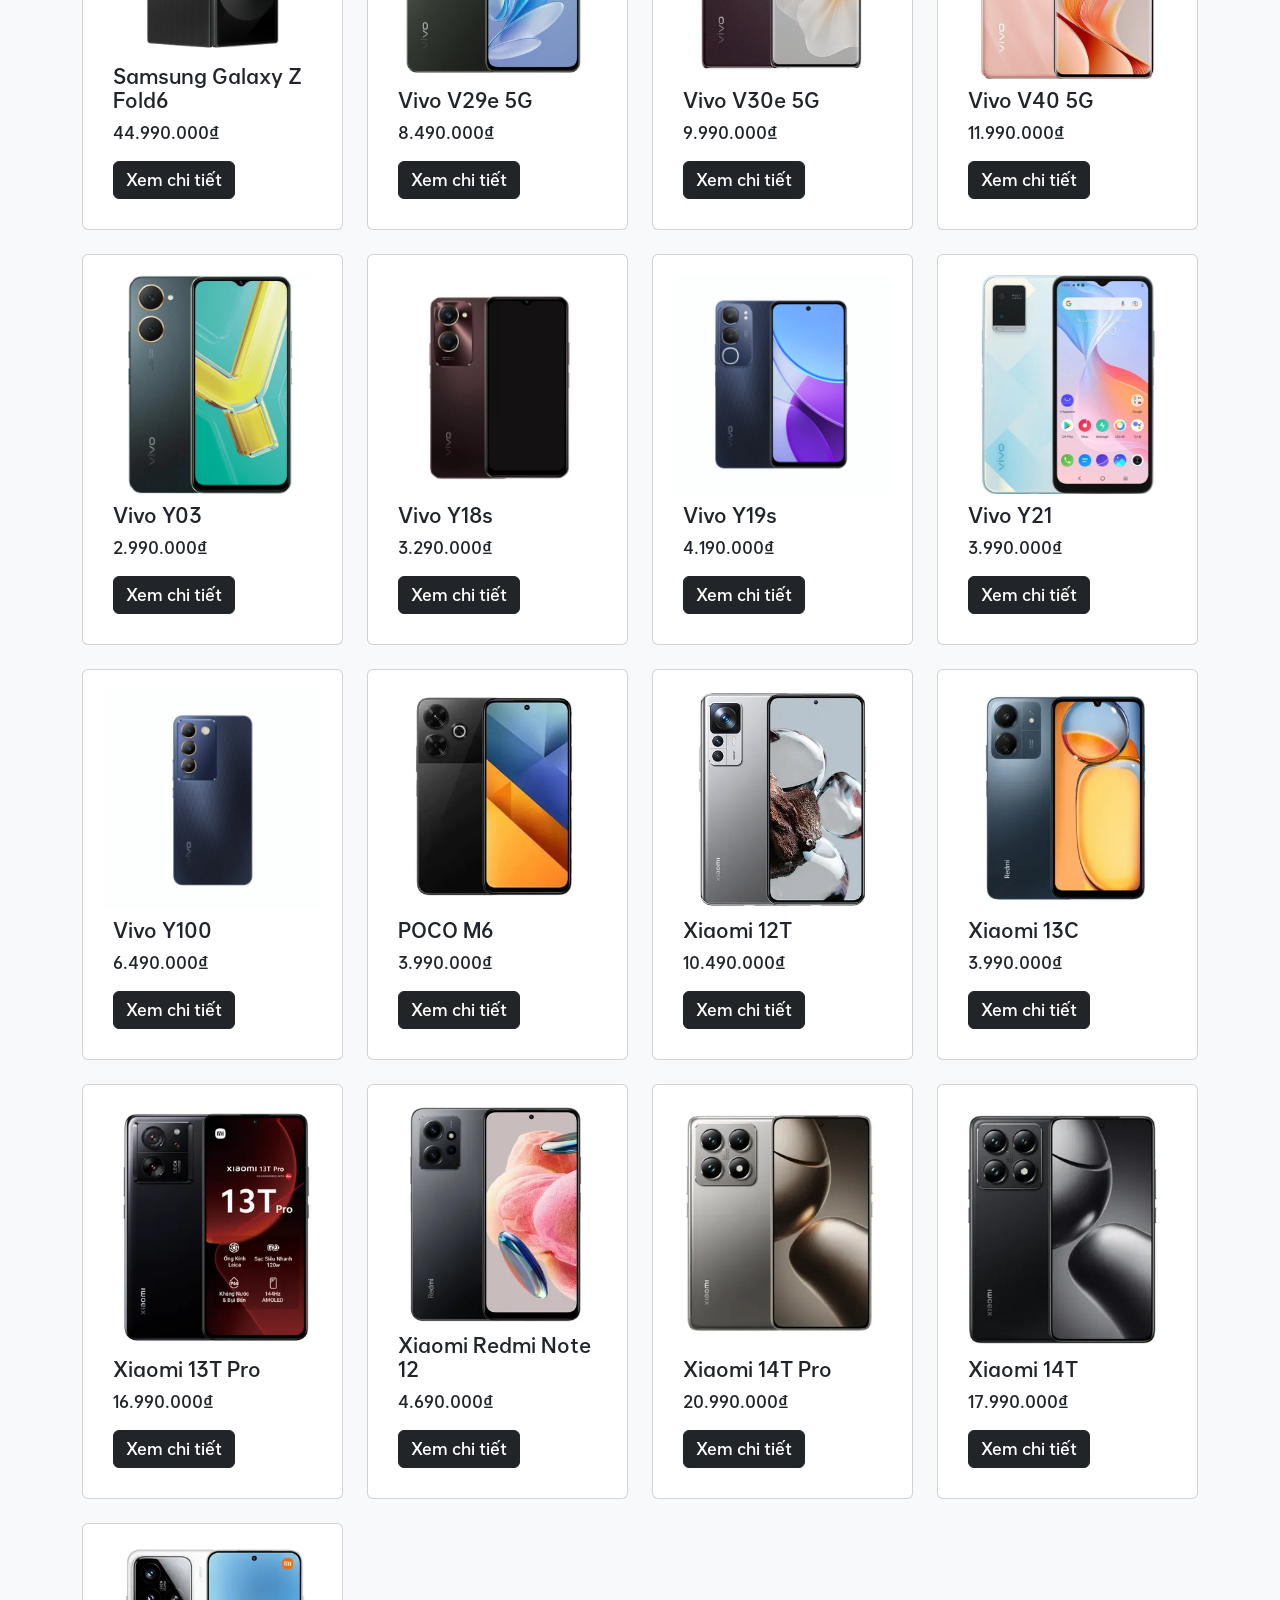
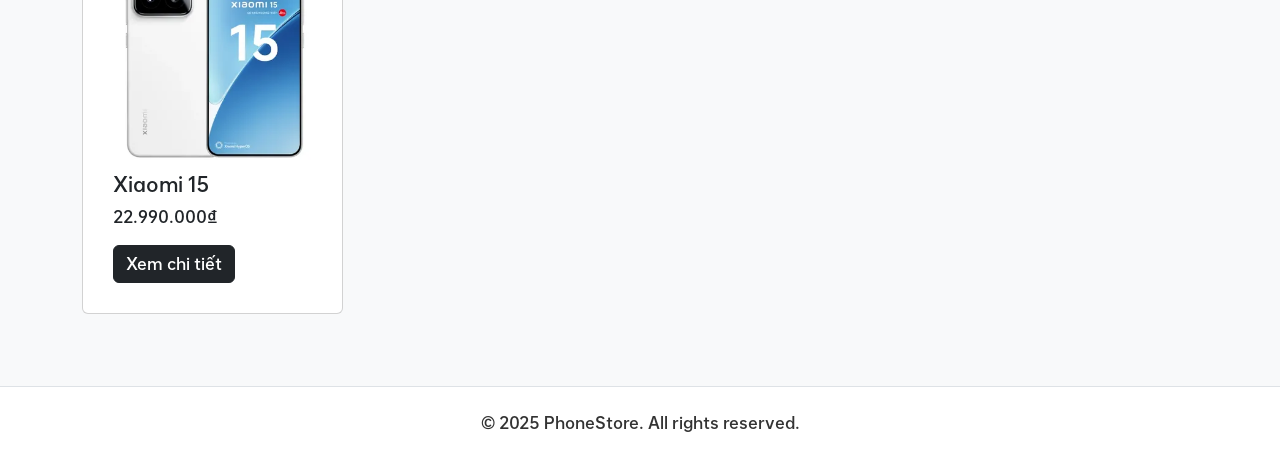
<file: pages/product.html>
<!DOCTYPE html>
<html lang="vi">
  <head>
    <meta charset="UTF-8" />
    <meta name="viewport" content="width=device-width, initial-scale=1.0" />
    <title>Phone Store</title>
    <link rel="stylesheet" href="../assets/css/bootstrap.min.css" />
    <link rel="stylesheet" href="../assets/css/style.css" />
    <script src="../assets/js/bootstrap.bundle.min.js"></script>
    <style>
      @font-face {
        font-family: "OPPOSans-VN-Medium";
        src: url("/assets/fonts/OPPOSans-VN-Medium.otf") format("opentype");
      }

      body {
        background-color: #f8f9fa;
        color: #333;
        font-family: "OPPOSans-VN-Medium", sans-serif;
      }
      .navbar {
        background-color: #fff;
        box-shadow: 0 2px 5px rgba(0, 0, 0, 0.1);
      }
      .product-card img {
        width: 100%;
        height: 100%;
        object-fit: cover;
      }
      .product-card {
        width: 100%;
        height: 500px;
        object-fit: contain;
        transition: transform 0.3s;
        padding: 20px;
      }
      .product-card:hover {
        transform: scale(1.05);
      }

      .button-group {
        display: flex;
        gap: 10px;
      }
    </style>
  </head>
  <body>
    <!-- Navbar -->
    <nav class="navbar navbar-expand-lg fixed-top">
      <div class="container">
        <div class="nav-logo">
          <a href="../pages/index.html">
            <img
              src="../assets/images/index_img/logo_3.jpg"
              alt=""
              style="height: 40px; margin-right: 30px"
            />
          </a>
        </div>
        <button
          class="navbar-toggler"
          type="button"
          data-bs-toggle="collapse"
          data-bs-target="#navbarNav"
        >
          <span class="navbar-toggler-icon"></span>
        </button>
        <div class="collapse navbar-collapse" id="navbarNav">
          <ul class="navbar-nav me-auto">
            <li class="nav-item">
              <a class="nav-link" href="#home">Trang chủ</a>
            </li>
            <li class="nav-item">
              <a class="nav-link" href="#products">Sản phẩm</a>
            </li>
            <li class="nav-item">
              <a class="nav-link" href="#contact">Liên hệ</a>
            </li>
            <li class="nav-item">
              <a class="nav-link" href="../pages/news.html">Tin tức</a>
            </li>
            <li class="nav-item">
              <a class="nav-link" href="../pages/cart.html">Giỏ hàng</a>
            </li>
            <li class="nav-item d-flex align-items-center">
              <input
                type="text"
                id="searchInput"
                class="form-control me-2"
                placeholder="Tìm kiếm sản phẩm..."
                style="width: 200px"
              />
              <button class="btn btn-outline-dark">Tìm</button>
            </li>
          </ul>
          <div class="d-flex">
            <a href="../pages/login.html" class="btn btn-outline-dark me-2"
              >Đăng nhập</a
            >
            <a href="../pages/register.html" class="btn btn-dark">Đăng ký</a>
          </div>
        </div>
      </div>
    </nav>

    <!-- Sản phẩm -->
    <section id="products" class="py-5 mt-5">
      <div class="container">
        <h2 class="text-center mb-4">Danh sách sản phẩm</h2>
        <div class="row" id="product-list"></div>
      </div>
    </section>

    <!-- Footer -->
    <footer class="py-4 text-center">
      <p>© 2025 PhoneStore. All rights reserved.</p>
    </footer>

    <script src="../assets/js/product.js"></script>
    <script src="../assets/js/addCart.js"></script>
    <script>
      function displayProducts() {
        const productList = document.getElementById("product-list");
        productList.innerHTML = "";

        for (const brand in products) {
          products[brand].forEach((product) => {
            const col = document.createElement("div");
            col.className = "col-md-4 col-lg-3 mb-4";
            col.innerHTML = `
              <div class="card product-card h-100">
                <img src="${product.mainImage}" alt="${product.name}" class="card-img-top">
                <div class="card-body">
                  <h5 class="card-title">${product.name}</h5>
                  <p class="card-text">${product.basePrice}</p>
                  <div class="button-group">
                    
                    <a href="/pages/product-detail.html?id=${product.id}" class="btn btn-dark">Xem chi tiết</a>
                  </div>
                </div>
              </div>
            `;
            productList.appendChild(col);
          });
        }
      }

      displayProducts();
    </script>
  </body>
</html>
</file>
<file: assets/css/style.css>
@font-face {
  font-family: "OPPOSans-VN-Medium";
  src: url("/assets/fonts/OPPOSans-VN-Medium.otf") format("opentype");
}

body {
  background-color: #f8f9fa;
  color: #333;
  font-family: "OPPOSans-VN-Medium", sans-serif;
}
.navbar {
  background-color: #fff;
  box-shadow: 0 2px 5px rgba(0, 0, 0, 0.1);
}

#home {
  height: 100vh;
  display: flex;
  align-items: center;
  background-color: #fff;
}
.carousel-inner img {
  max-height: 600px;
  object-fit: contain;
}

.product-card {
  width: 250px;
  margin: 0 auto;
  padding: 2px;
  padding-top: 20px;
  height: 500px;
}
.product-card img {
  height: 250px;
  object-fit: cover;
}
.product-card img:hover {
  transform: scale(1.05);
  transition: all 0.3s ease-in-out;
}
.product-card .card-body {
  padding: 10px;
}
.product-card .button-group {
  display: flex;
  justify-content: space-between;
  align-items: center;
}
footer {
  background-color: #fff;
  border-top: 1px solid #dee2e6;
}
.product-slider {
  overflow: hidden;
  position: relative;
}
.product-list {
  display: flex;
  transition: transform 0.5s ease;
}
.product-list .col {
  flex: 0 0 20%;
  max-width: 20%;
}
.brand-section h3 {
  font-size: 1.5rem;
  font-weight: bold;
  color: #333;
  border-bottom: 2px solid #007bff;
  padding-bottom: 5px;
}

/* PRODUCT DETAIL  */
.product-detail {
  display: flex;
  justify-content: center;
  align-items: center;
}
#product-image {
  max-height: 400px;
  width: auto;
  margin: 0 auto;
  display: block;
}
.right {
  background-color: #b9b8b8;
  border-radius: 20px;
  padding: 50px;
  box-shadow: 10px 10px 10px rgba(0, 0, 0, 0.1);
}
.dl {
  font-weight: 700;
  font-size: larger;
}

.list-dl li {
  display: inline-block;
  list-style-type: none;
  margin: 10px;
}
.list-dl li button {
  border-radius: 10px;
}
.list-ms li {
  display: inline-block;
  list-style-type: none;
  margin: 10px;
}
.list-ms li button {
  border-radius: 50%;
  height: 30px;
  width: 30px;
  border: 2px solid transparent;
  transition: all 0.3s;
}
.lead {
  font-weight: 700;
  font-size: 30px;
}
.all {
  background-color: #ffffff;
}
.thumbnail {
  width: 80px;
  height: 80px;
  object-fit: cover;
  cursor: pointer;
  border: 2px solid transparent;
  transition: all 0.3s;
  border-radius: 8px;
}
.thumbnail:hover,
.thumbnail.active {
  border-color: #007bff;
  transform: scale(1.05);
}
.color-option.active {
  transform: scale(1.1);
  box-shadow: 0 0 0 2px #007bff;
}
.storage-option.active {
  background-color: #007bff !important;
  color: white !important;
}
.color-name {
  display: block;
  margin-top: 5px;
  font-size: 12px;
  text-align: center;
}
</file>
